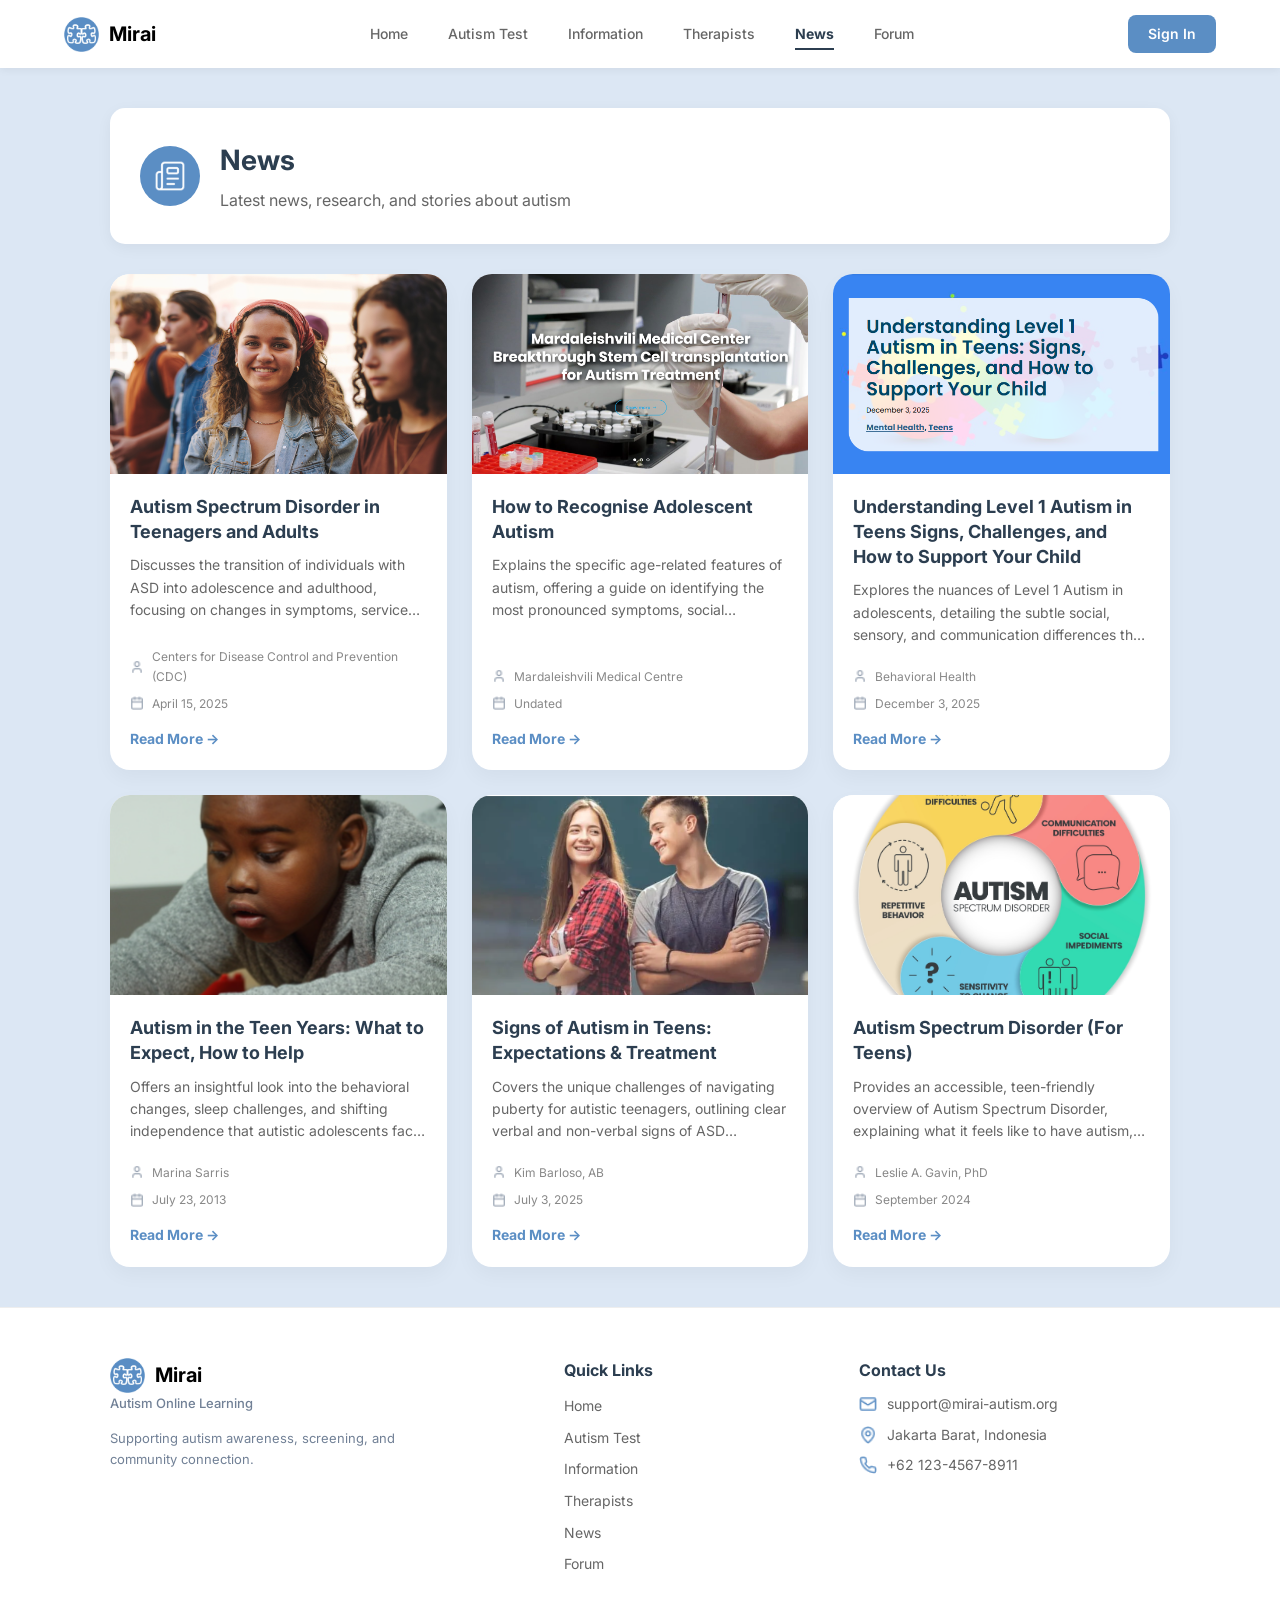
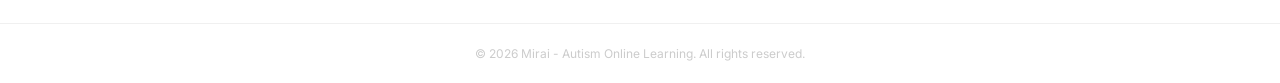
<file: html/news.html>
<!DOCTYPE html>
<html lang="id">
<head>
    <meta charset="UTF-8">
    <meta name="viewport" content="width=device-width, initial-scale=1.0">
    <title>News - Mirai</title>
    <link rel="preconnect" href="https://fonts.googleapis.com">
    <link rel="preconnect" href="https://fonts.gstatic.com/" crossorigin>
    <link href="https://fonts.googleapis.com/css2?family=Inter:wght@400;500;600;700;800&display=swap" rel="stylesheet">
    <link rel="stylesheet" href="/css/main.css">
    <link rel="stylesheet" href="/css/news.css">
</head>
<body>

    <header>
        <nav class="navbar">
            <div class="logo">
                <img src="/assets/icons/logo-mirai.PNG" alt="Mirai Logo">
                <span>Mirai</span>
            </div>
            
            <input type="checkbox" id="menu-toggle" class="menu-toggle">
            <label for="menu-toggle" class="hamburger">
                <span></span>
                <span></span>
                <span></span>
            </label>

            <ul class="nav-links">
                <li><a href="home.html">Home</a></li>
                <li><a href="screening.html">Autism Test</a></li>
                <li><a href="information.html">Information</a></li>
                <li><a href="therapists.html">Therapists</a></li>
                <li><a href="news.html" class="nav-active">News</a></li>
                <li><a href="forum.html">Forum</a></li>
                <li class="mobile-signin-li"><a href="signin.html" class="btn-signin">Sign In</a></li>
            </ul>
            
            <a href="signin.html" class="btn-signin desktop-signin">Sign In</a>
        </nav>
    </header>

    <main class="news-page">
        <div class="container">
            <!-- Header News -->
            <section class="news-header-card">
                <div class="news-info">
                    <div class="icon-circle-large">
                        <img src="/assets/icons/news.png" alt="News Logo">
                    </div>
                    <div class="news-titles">
                        <h1>News</h1>
                        <p>Latest news, research, and stories about autism</p>
                    </div>
                </div>
            </section>

            <section class="news-grid">
                <article class="news-card">
                    <div class="card-image">
                        <img src="/assets/news/Autism Spectrum Disorder in Teenagers and Adults.png" alt="news1">
                    </div>
                    <div class="card-content">
                        <h3>Autism Spectrum Disorder in Teenagers and Adults</h3>
                        <p>Discusses the transition of individuals with ASD into adolescence and adulthood, focusing on changes in symptoms, service needs, and strategies for promoting better long-term outcomes during these vital years.</p>
                        <div class="meta-data">
                            <div class="meta-item">
                                <img src="/assets/icons/author.png" alt="Author Icon">
                                <span>Centers for Disease Control and Prevention (CDC)</span>
                            </div>
                            <div class="meta-item">
                                <img src="/assets/icons/calendar.png" alt="Calendar Icon">
                                <span>April 15, 2025</span>
                            </div>
                        </div>
                        <a href="https://www.cdc.gov/autism/about/asd-in-teenagers-adults.html" target="_blank" rel="noopener noreferrer" class="read-more">Read More →</a>
                    </div>
                </article>

                <article class="news-card">
                    <div class="card-image">
                        <img src="/assets/news/How to Recognise Adolescent Autism.png" alt="news2">
                    </div>
                    <div class="card-content">
                        <h3>How to Recognise Adolescent Autism</h3>
                        <p>Explains the specific age-related features of autism, offering a guide on identifying the most pronounced symptoms, social challenges, and emotional tensions that arise during the teenage years.</p>
                        <div class="meta-data">
                            <div class="meta-item">
                                <img src="/assets/icons/author.png" alt="Author Icon">
                                <span>Mardaleishvili Medical Centre</span>
                            </div>
                            <div class="meta-item">
                                <img src="/assets/icons/calendar.png" alt="Calendar Icon">
                                <span>Undated</span>
                            </div>
                        </div>
                        <a href="https://www.autism-mmc.com/publications/how-to-recognize-in-teenager/" target="_blank" rel="noopener noreferrer" class="read-more">Read More →</a>
                    </div>
                </article>

                <article class="news-card">
                    <div class="card-image">
                        <img src="/assets/news/Understanding Level 1 Autism in Teens Signs, Challenges, and How to Support Your Child.png" alt="news3">
                    </div>
                    <div class="card-content">
                        <h3>Understanding Level 1 Autism in Teens Signs, Challenges, and How to Support Your Child</h3>
                        <p>Explores the nuances of Level 1 Autism in adolescents, detailing the subtle social, sensory, and communication differences they experience, while providing practical, therapeutic support strategies for parents.</p>
                        <div class="meta-data">
                            <div class="meta-item">
                                <img src="/assets/icons/author.png" alt="Author Icon">
                                <span>Behavioral Health</span>
                            </div>
                            <div class="meta-item">
                                <img src="/assets/icons/calendar.png" alt="Calendar Icon">
                                <span>December 3, 2025</span>
                            </div>
                        </div>
                        <a href="https://clearbehavioralhealth.com/level-1-autism/" target="_blank" rel="noopener noreferrer" class="read-more">Read More →</a>
                    </div>
                </article>

                <article class="news-card">
                    <div class="card-image">
                        <img src="/assets/news/Autism in the Teen Years What to Expect, How to Help.png" alt="news4">
                    </div>
                    <div class="card-content">
                        <h3>Autism in the Teen Years: What to Expect, How to Help</h3>
                        <p>Offers an insightful look into the behavioral changes, sleep challenges, and shifting independence that autistic adolescents face, providing practical parental advice backed by clinical research.</p>
                        <div class="meta-data">
                            <div class="meta-item">
                                <img src="/assets/icons/author.png" alt="Author Icon">
                                <span>Marina Sarris</span>
                            </div>
                            <div class="meta-item">
                                <img src="/assets/icons/calendar.png" alt="Calendar Icon">
                                <span>July 23, 2013</span>
                            </div>
                        </div>
                        <a href="https://www.kennedykrieger.org/stories/interactive-autism-network-ian/autism_in_teens" target="_blank" rel="noopener noreferrer" class="read-more">Read More →</a>
                    </div>
                </article>

                <article class="news-card">
                    <div class="card-image">
                        <img src="/assets/news/Signs of Autism in Teens Expectations and Treatment.png" alt="news5">
                    </div>
                    <div class="card-content">
                        <h3>Signs of Autism in Teens: Expectations & Treatment</h3>
                        <p>Covers the unique challenges of navigating puberty for autistic teenagers, outlining clear verbal and non-verbal signs of ASD alongside available therapies to foster social skills and self-esteem.</p>
                        <div class="meta-data">
                            <div class="meta-item">
                                <img src="/assets/icons/author.png" alt="Author Icon">
                                <span>Kim Barloso, AB</span>
                            </div>
                            <div class="meta-item">
                                <img src="/assets/icons/calendar.png" alt="Calendar Icon">
                                <span>July 3, 2025</span>
                            </div>
                        </div>
                        <a href="https://www.autismparentingmagazine.com/autism-in-teens-puberty-expectations-symptoms/" target="_blank" rel="noopener noreferrer" class="read-more">Read More →</a>
                    </div>
                </article>

                <article class="news-card">
                    <div class="card-image">
                        <img src="/assets/news/Autism Spectrum Disorder.jpg" alt="news6">
                    </div>
                    <div class="card-content">
                        <h3>Autism Spectrum Disorder (For Teens)</h3>
                        <p>Provides an accessible, teen-friendly overview of Autism Spectrum Disorder, explaining what it feels like to have autism, common everyday challenges, and how peers can offer support and understanding.</p>
                        <div class="meta-data">
                            <div class="meta-item">
                                <img src="/assets/icons/author.png" alt="Author Icon">
                                <span>Leslie A. Gavin, PhD</span>
                            </div>
                            <div class="meta-item">
                                <img src="/assets/icons/calendar.png" alt="Calendar Icon">
                                <span>September 2024</span>
                            </div>
                        </div>
                        <a href="https://kidshealth.org/en/teens/autism.html" target="_blank" rel="noopener noreferrer" class="read-more">Read More →</a>
                    </div>
                </article>
            </section>
        </div>
    </main>

    <footer>
        <div class="footer-container">
            <div class="footer-brand">
                <div class="logo"><img src="/assets/icons/logo-mirai.PNG" alt="Mirai Logo"> <span>Mirai</span></div>
                <p class="brand-subtitle">Autism Online Learning</p>
                <p class="brand-desc">Supporting autism awareness, screening, and community connection.</p>
            </div>
            <div class="footer-column">
                <h4>Quick Links</h4>
                <ul>
                    <li><a href="index.html">Home</a></li>
                    <li><a href="screening.html">Autism Test</a></li>
                    <li><a href="information.html">Information</a></li>
                    <li><a href="therapists.html">Therapists</a></li>
                    <li><a href="news.html">News</a></li>
                    <li><a href="forum.html">Forum</a></li>
                </ul>
            </div>
            <div class="footer-column">
                <h4>Contact Us</h4>
                <p class="contact-item">
                    <img src="/assets/icons/email.png" alt="Email">
                    <span>support@mirai-autism.org</span>
                </p>
                <p class="contact-item">
                    <img src="/assets/icons/location.png" alt="Location">
                    <span>Jakarta Barat, Indonesia</span>
                </p>
                <p class="contact-item">
                    <img src="/assets/icons/telephone.png" alt="Phone">
                    <span>+62 123-4567-8911</span>
                </p>
            </div>
        </div>
        <div class="footer-bottom">
            <p>&copy; 2026 Mirai - Autism Online Learning. All rights reserved.</p>
        </div>
    </footer>

</body>
</html>
</file>
<file: css/main.css>
:root {
    --primary-blue: #5B8EC4;
    --dark-blue: #2c3e50;
    --light-bg: #DCE7F4;
    --gray-text: #666;
    --white: #ffffff;
}

* {
    margin: 0;
    padding: 0;
    box-sizing: border-box;
}

body {
    font-family: 'Inter';
    margin: 0;
    background-color: var(--light-bg);
    color: var(--dark-blue);
    line-height: 1.6;
    overflow-x: hidden;
}

.container {
    max-width: 1100px;
    margin: 0 auto;
    padding: 0 20px;
}

header {
    position: sticky;      
    top: 0;
    z-index: 1000;         
}

.navbar {
    display: flex;
    justify-content: space-between;
    align-items: center;
    padding: 15px 5%;
    background: var(--white);
    box-shadow: 0 2px 8px rgba(0,0,0,0.06);
    position: relative;
}

.logo {
    display: flex;
    align-items: center;
    gap: 10px;
    font-weight: bold;
    font-size: 20px;
    color: black;
    text-decoration: none;
    z-index: 1010;
}

.logo img { height: 35px; }

.nav-links {
    list-style: none;
    display: flex;
    gap: 40px;
    margin: 0;
    padding: 0;
    align-items: center;
    transition: all 0.4s ease;
}

.nav-links a {
    text-decoration: none;
    color: var(--gray-text);
    font-size: 14px;
    font-weight: 500;
    transition: 0.3s;
}

.nav-links a:hover { color: var(--primary-blue); }

.nav-active {
    color: var(--dark-blue) !important;
    font-weight: 700 !important;
    padding: 6px 0;
    border-bottom: 2px solid var(--dark-blue);
}

.btn-signin {
    background-color: var(--primary-blue);
    color: var(--white);
    padding: 8px 20px;
    border-radius: 8px;
    text-decoration: none;
    font-weight: 600;
    font-size: 14px;
    transition: background 0.2s, transform 0.15s;
    white-space: nowrap;
    text-align: center;
}

.btn-signin:hover {
    background-color: #4a78b0;
    color: var(--white);
    transform: translateY(-1px);
}

.mobile-signin-li { display: none; }

.menu-toggle { display: none; }

.hamburger {
    display: none;
    flex-direction: column;
    gap: 5px;
    cursor: pointer;
    padding: 5px;
    z-index: 1010;
}

.hamburger span {
    display: block;
    width: 25px;
    height: 3px;
    background-color: var(--dark-blue);
    border-radius: 3px;
    transition: all 0.3s ease;
}

footer {
    padding: 50px 0 20px;
    border-top: 1px solid #eee;
    background: var(--white);
}

.footer-container {
    display: grid;  
    grid-template-columns: 40% 25% auto; 
    max-width: 1100px;
    margin: 0 auto;
    padding: 0 20px;
    gap: 30px;
}

.footer-brand .logo-text {
    display: flex;
    flex-direction: column;
    align-items: flex-start;
    gap: 2px;
}

.footer-brand .logo-text span {
    font-size: 16px;
    font-weight: bold;
    color: var(--dark-blue); 
    line-height: 1.2;
}

.footer-brand .brand-subtitle { 
    font-weight: 500; 
    font-size: 13px;
    color: #718096; 
    margin: 0; 
}

.footer-brand .brand-desc { 
    max-width: 300px; 
    font-size: 13px; 
    color: #718096; 
    margin-top: 15px;
}

.footer-column h4 { color: var(--dark-blue); margin-bottom: 10px; }
.footer-column ul { list-style: none; padding: 0; margin: 0; }
.footer-column ul li { margin-bottom: 6px; }
.footer-column ul a { text-decoration: none; color: #666; font-size: 14px; transition: 0.2s; }
.footer-column ul a:hover { color: var(--primary-blue); }
.footer-column p { font-size: 14px; color: #666; margin: 4px 0; }
.footer-bottom { text-align: center; margin-top: 40px; color: #ccc; font-size: 12px; border-top: 1px solid #f0f0f0; padding-top: 20px; }

.footer-column .contact-item {
    display: flex;
    align-items: center;
    gap: 10px;          
    margin: 8px 0;       
}

.footer-column .contact-item img {
    width: 18px;       
    height: 18px;      
    object-fit: contain; 
}

@media (max-width: 992px) {
    .nav-links { gap: 25px; }
}

@media (max-width: 768px) {
    .hamburger { display: flex; }
    
    .desktop-signin { display: none; }
    .mobile-signin-li { display: block; width: 100%; margin-top: 15px; }

    .mobile-signin-li .btn-signin {
        display: block;
        width: 100%;
        background-color: var(--primary-blue);
        color: var(--white);
        transform: none;
    }

    .nav-links {
        position: fixed;
        top: 65px;
        left: -100%;
        width: 100%;
        height: calc(100vh - 65px);
        background: var(--white);
        flex-direction: column;
        align-items: flex-start;
        padding: 30px 40px;
        gap: 20px;
        box-shadow: 0 10px 15px rgba(0,0,0,0.05);
        overflow-y: auto;
    }

    .nav-links a:hover { color: var(--primary-blue); }

    .nav-links .btn-signin:hover {
        color: var(--white);
        background-color: #4a78b0;
    }

    .menu-toggle:checked ~ .nav-links { left: 0; }

    .menu-toggle:checked ~ .hamburger span:nth-child(1) { transform: rotate(45deg) translate(6px, 5px); }
    .menu-toggle:checked ~ .hamburger span:nth-child(2) { opacity: 0; }
    .menu-toggle:checked ~ .hamburger span:nth-child(3) { transform: rotate(-45deg) translate(6px, -6px); }

    .nav-active {
        border-bottom: none;
        border-left: 3px solid var(--dark-blue);
        padding: 0 0 0 10px;
    }

    .footer-container {
        grid-template-columns: 1fr;
        gap: 40px;
    }
    .footer-brand .brand-desc { max-width: 100%; }
}
</file>
<file: css/news.css>
.news-page { padding: 40px 0; min-height: 100vh; }

.news-header-card {
    background: var(--white);
    padding: 30px;
    border-radius: 15px;
    box-shadow: 0 4px 15px rgba(0,0,0,0.05);
    margin-bottom: 30px;
}

.news-info { display: flex; align-items: center; gap: 20px; }

.news-info h1{
    font-size: 32px;
}

.icon-circle-large {
    width: 60px;
    height: 60px;
    background: #5B8EC4;
    border-radius: 200px;
    display: flex;
    align-items: center;
    justify-content: center;
    flex-shrink: 0;
}

.icon-circle-large img {
    width: 32px;
    height: 32px;
    object-fit: contain;
    filter: brightness(0) invert(1);
}

.news-titles h1 { margin: 0; font-size: 28px; color: var(--dark-blue); }
.news-titles p  { margin: 5px 0 0; color: var(--gray-text); }

/* Grid Sistem Utama - Berbasis 3 Kolom */
.news-grid {
    display: grid;
    grid-template-columns: repeat(3, 1fr);
    gap: 25px;
}

.news-card {
    background: var(--white);
    border-radius: 20px;
    overflow: hidden;
    box-shadow: 0 8px 20px rgba(0,0,0,0.04);
    transition: 0.3s;
    display: flex;
    flex-direction: column;
}

.news-card:hover { transform: translateY(-5px); }

.card-image { position: relative; height: 200px; }
.card-image img { width: 100%; height: 100%; object-fit: cover; }

.card-content {
    padding: 20px;
    flex-grow: 1;
    display: flex;
    flex-direction: column;
}

.card-content h3 { margin: 0 0 10px; font-size: 18px; line-height: 1.4; color: var(--dark-blue); }

.card-content p {
    font-size: 14px;
    color: var(--gray-text);
    margin-bottom: 20px;
    display: -webkit-box;
    -webkit-line-clamp: 3;
    -webkit-box-orient: vertical;
    overflow: hidden;
}

.meta-data {
    margin-top: auto;
    font-size: 12px;
    color: #888;
    display: flex;
    flex-direction: column;
    gap: 8px;
    margin-bottom: 15px;
}

.meta-item {
    display: flex;
    align-items: center;
    gap: 8px;
}

.meta-item img {
    width: 14px;
    height: 14px;
    object-fit: contain;
    opacity: 0.7;
}

.read-more {
    text-decoration: none;
    color: var(--primary-blue);
    font-weight: bold;
    font-size: 14px;
    transition: 0.3s;
    display: inline-block;
}

.read-more:hover { 
    text-decoration: underline;
    text-underline-offset: 3px;
}

@media (max-width: 992px) {
    .news-grid {
        grid-template-columns: repeat(2, 1fr);
        gap: 20px;
    }
}

@media (max-width: 768px) {
    .news-page {
        padding: 25px 0;
    }

    .news-header-card {
        padding: 20px;
        margin-bottom: 20px;
    }

    .news-info {
        flex-direction: column; 
        text-align: center;    
        gap: 15px;
    }

    .news-titles h1 {
        font-size: 1.6rem; 
    }

    .news-titles p {
        font-size: 0.9rem;
    }

    .news-grid {
        grid-template-columns: 1fr;
        gap: 20px;
    }

    .news-card {
        border-radius: 15px; 
    }

    .card-image {
        height: 180px; 
    }

    .card-content {
        padding: 15px; 
    }

    .card-content h3 {
        font-size: 1.1rem; 
        margin-bottom: 8px;
    }

    .card-content p {
        font-size: 13px;
        margin-bottom: 15px;
    }
}
</file>
